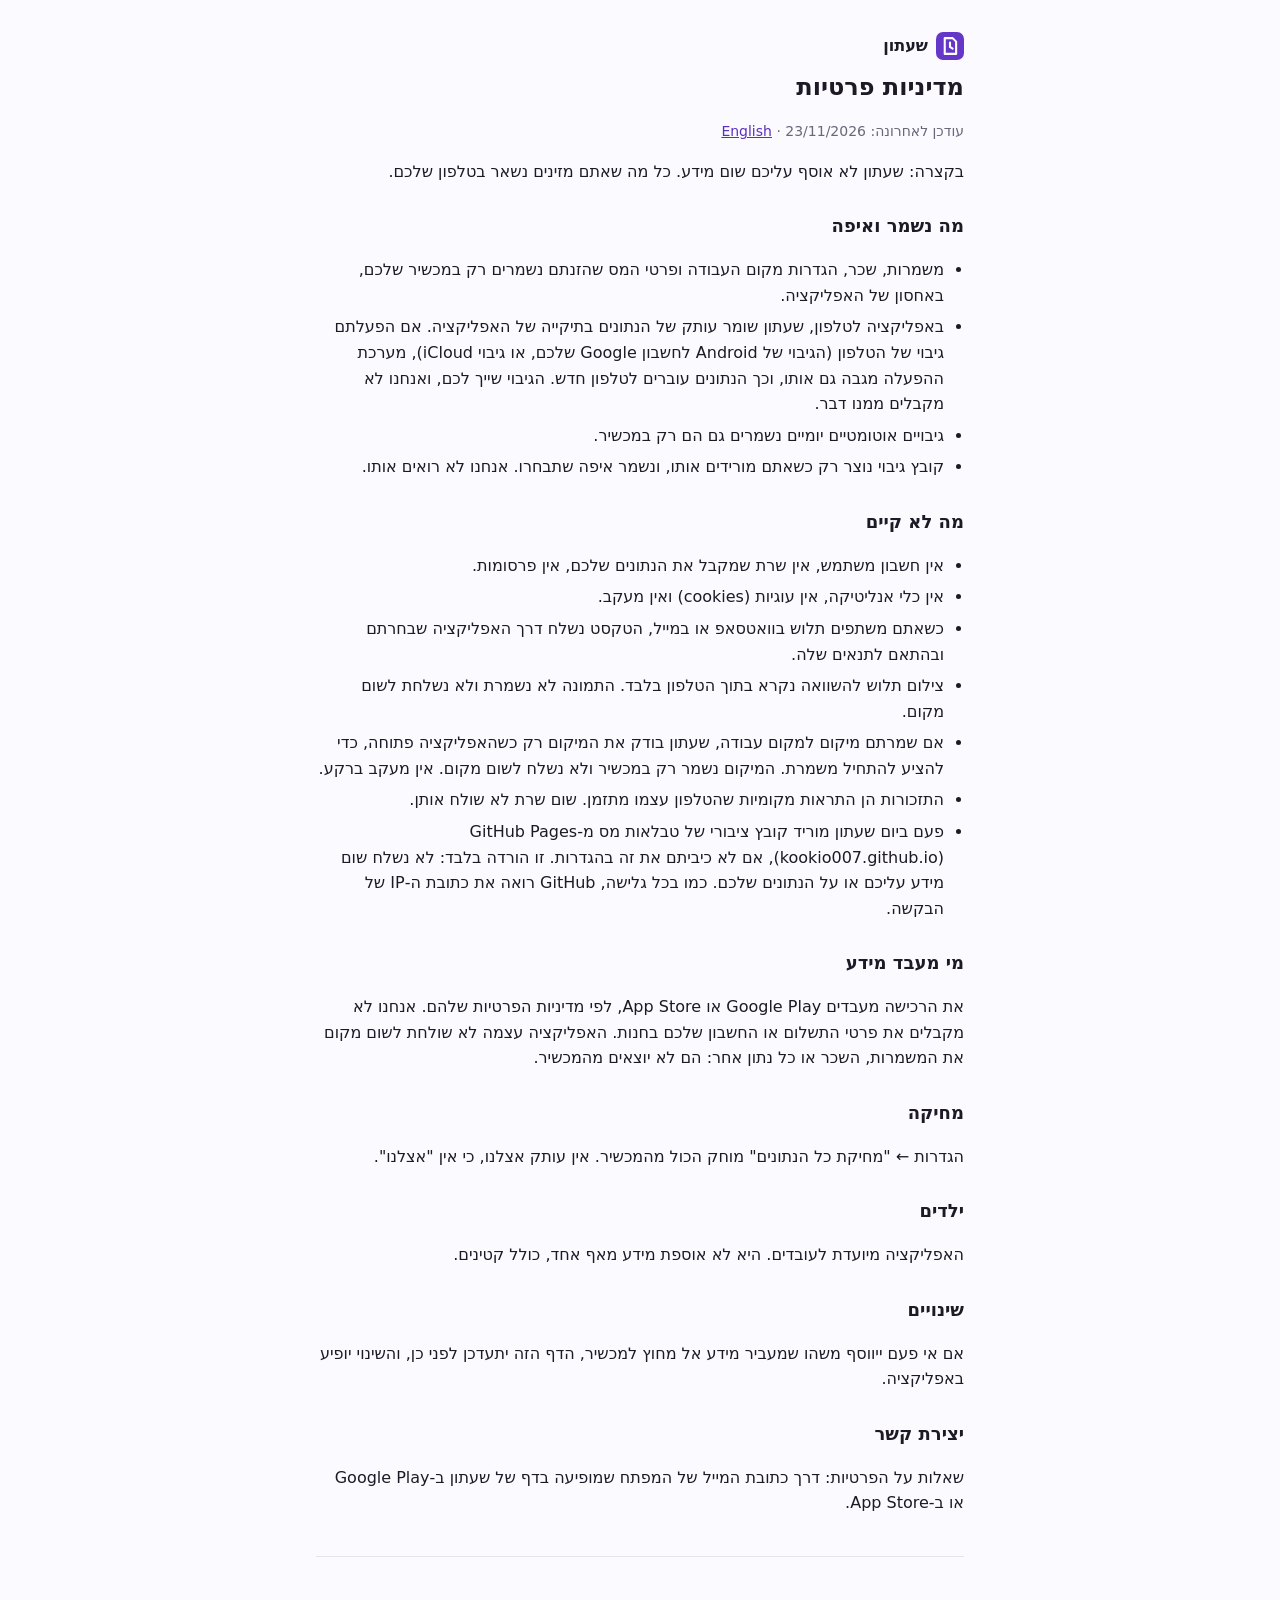
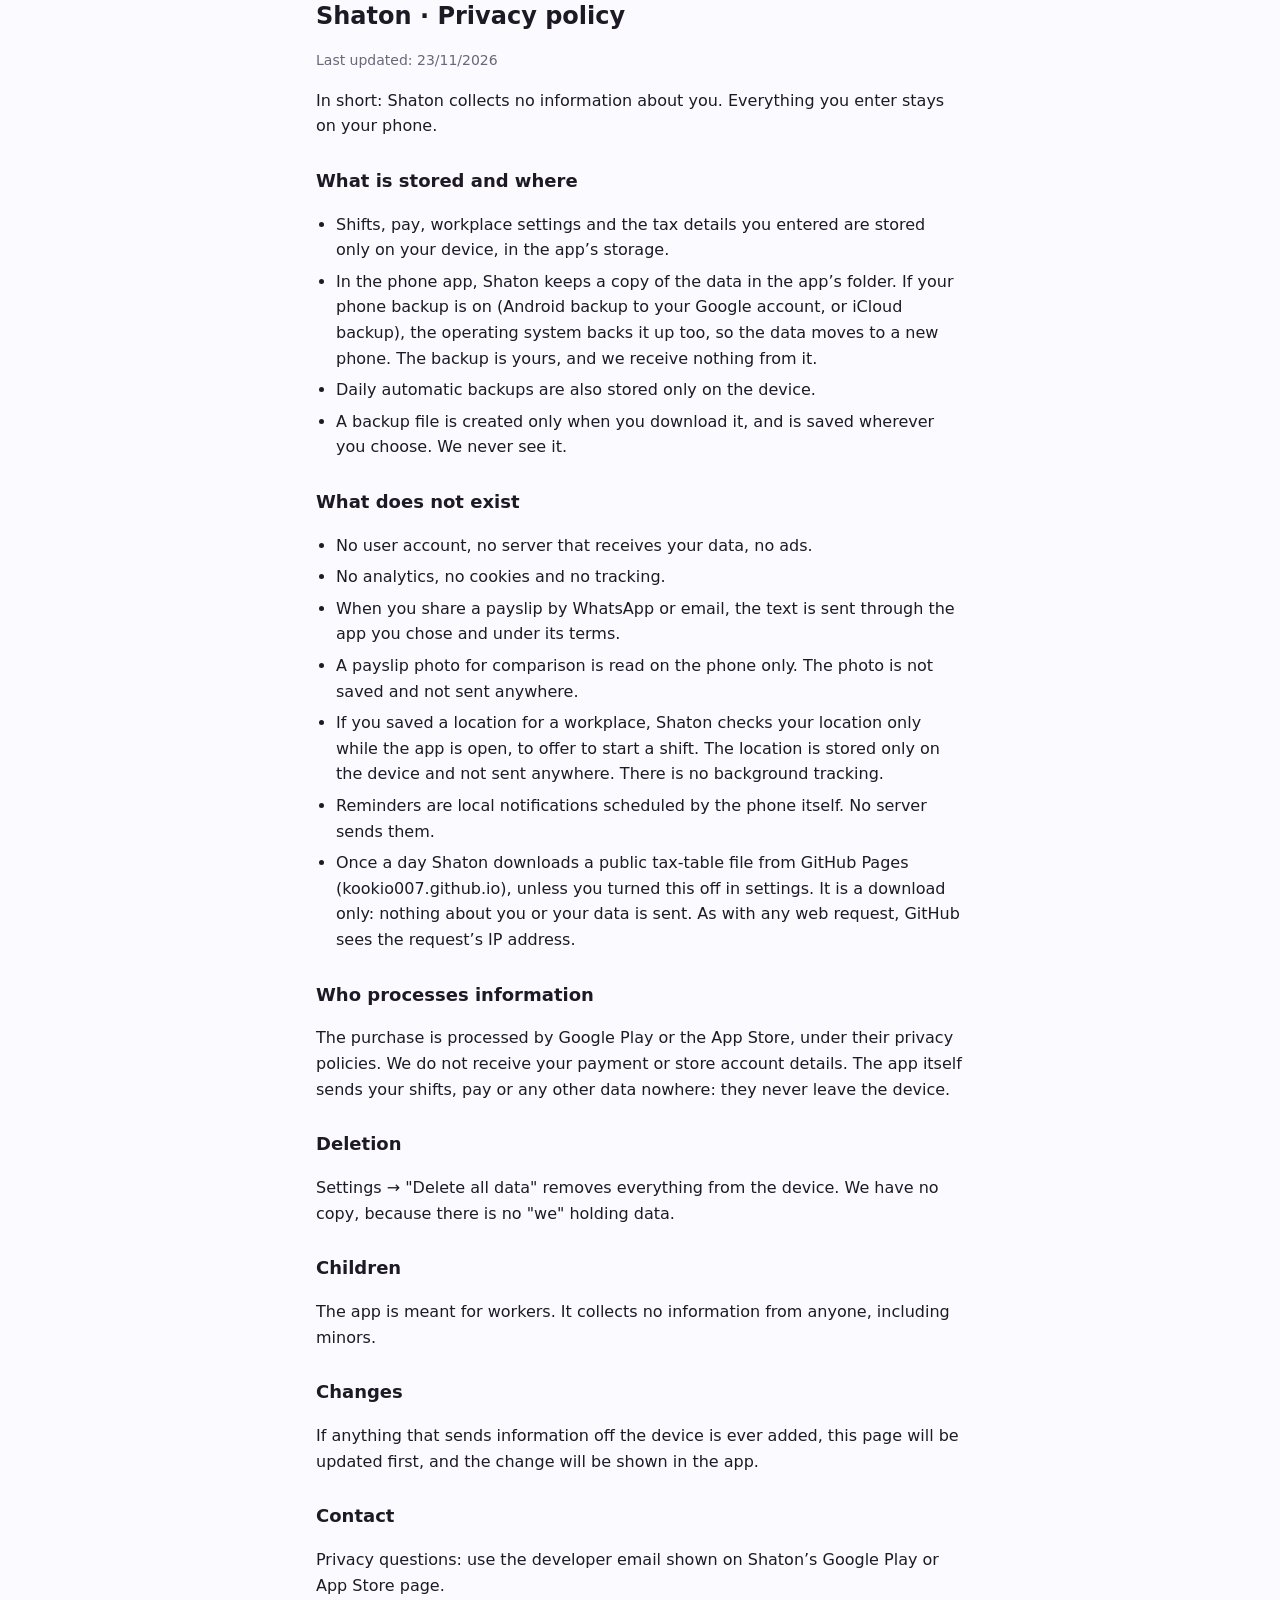
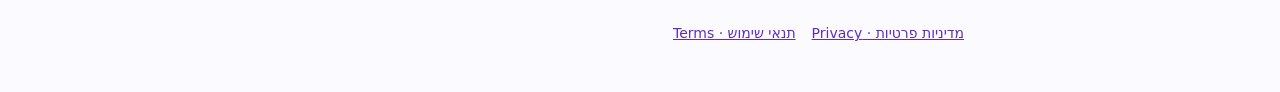
<file: privacy/index.html>
<!doctype html>
<html lang="he" dir="rtl">
<head><meta charset="utf-8"><meta name="viewport" content="width=device-width,initial-scale=1">
<title>שעתון · מדיניות פרטיות</title><link rel="stylesheet" href="../style.css"></head>
<body><main>
<a class="brand" href="../privacy/"><svg viewBox="0 0 32 32" aria-hidden="true"><rect width="32" height="32" rx="8" fill="#6537c9"/><path d="M10 7h9l4 4v14H10z" fill="none" stroke="#fff" stroke-width="2.4" stroke-linejoin="round"/><path d="M16 12v5l3 2" fill="none" stroke="#fff" stroke-width="2.4" stroke-linecap="round"/></svg>שעתון</a>
<h1>מדיניות פרטיות</h1>
<p class="muted">עודכן לאחרונה: 23/11/2026 · <a href="#en">English</a></p>
      <p>בקצרה: שעתון לא אוסף עליכם שום מידע. כל מה שאתם מזינים נשאר בטלפון שלכם.</p>
<h2>מה נשמר ואיפה</h2>
<ul> <li>משמרות, שכר, הגדרות מקום העבודה ופרטי המס שהזנתם נשמרים רק במכשיר שלכם, באחסון של האפליקציה.</li> <li>באפליקציה לטלפון, שעתון שומר עותק של הנתונים בתיקייה של האפליקציה. אם הפעלתם גיבוי של הטלפון (הגיבוי של Android לחשבון Google שלכם, או גיבוי iCloud), מערכת ההפעלה מגבה גם אותו, וכך הנתונים עוברים לטלפון חדש. הגיבוי שייך לכם, ואנחנו לא מקבלים ממנו דבר.</li> <li>גיבויים אוטומטיים יומיים נשמרים גם הם רק במכשיר.</li> <li>קובץ גיבוי נוצר רק כשאתם מורידים אותו, ונשמר איפה שתבחרו. אנחנו לא רואים אותו.</li> </ul>
<h2>מה לא קיים</h2>
<ul> <li>אין חשבון משתמש, אין שרת שמקבל את הנתונים שלכם, אין פרסומות.</li> <li>אין כלי אנליטיקה, אין עוגיות (cookies) ואין מעקב.</li> <li>כשאתם משתפים תלוש בוואטסאפ או במייל, הטקסט נשלח דרך האפליקציה שבחרתם ובהתאם לתנאים שלה.</li> <li>צילום תלוש להשוואה נקרא בתוך הטלפון בלבד. התמונה לא נשמרת ולא נשלחת לשום מקום.</li> <li>אם שמרתם מיקום למקום עבודה, שעתון בודק את המיקום רק כשהאפליקציה פתוחה, כדי להציע להתחיל משמרת. המיקום נשמר רק במכשיר ולא נשלח לשום מקום. אין מעקב ברקע.</li> <li>התזכורות הן התראות מקומיות שהטלפון עצמו מתזמן. שום שרת לא שולח אותן.</li> <li>פעם ביום שעתון מוריד קובץ ציבורי של טבלאות מס מ-GitHub Pages (kookio007.github.io), אם לא כיביתם את זה בהגדרות. זו הורדה בלבד: לא נשלח שום מידע עליכם או על הנתונים שלכם. כמו בכל גלישה, GitHub רואה את כתובת ה-IP של הבקשה.</li> </ul>
<h2>מי מעבד מידע</h2>
<p> את הרכישה מעבדים Google Play או App Store, לפי מדיניות הפרטיות שלהם. אנחנו לא מקבלים את פרטי התשלום או החשבון שלכם בחנות. האפליקציה עצמה לא שולחת לשום מקום את המשמרות, השכר או כל נתון אחר: הם לא יוצאים מהמכשיר. </p>
<h2>מחיקה</h2>
<p>הגדרות ← "מחיקת כל הנתונים" מוחק הכול מהמכשיר. אין עותק אצלנו, כי אין "אצלנו".</p>
<h2>ילדים</h2>
<p>האפליקציה מיועדת לעובדים. היא לא אוספת מידע מאף אחד, כולל קטינים.</p>
<h2>שינויים</h2>
<p>אם אי פעם ייווסף משהו שמעביר מידע אל מחוץ למכשיר, הדף הזה יתעדכן לפני כן, והשינוי יופיע באפליקציה.</p>
<h2>יצירת קשר</h2>
<p>שאלות על הפרטיות: דרך כתובת המייל של המפתח שמופיעה בדף של שעתון ב-Google Play או ב-App Store.</p>
<hr>
<section id="en" lang="en" dir="ltr">
<h1>Shaton · Privacy policy</h1>
<p class="muted">Last updated: 23/11/2026</p>
      <p>In short: Shaton collects no information about you. Everything you enter stays on your phone.</p>
<h2>What is stored and where</h2>
<ul> <li>Shifts, pay, workplace settings and the tax details you entered are stored only on your device, in the app’s storage.</li> <li>In the phone app, Shaton keeps a copy of the data in the app’s folder. If your phone backup is on (Android backup to your Google account, or iCloud backup), the operating system backs it up too, so the data moves to a new phone. The backup is yours, and we receive nothing from it.</li> <li>Daily automatic backups are also stored only on the device.</li> <li>A backup file is created only when you download it, and is saved wherever you choose. We never see it.</li> </ul>
<h2>What does not exist</h2>
<ul> <li>No user account, no server that receives your data, no ads.</li> <li>No analytics, no cookies and no tracking.</li> <li>When you share a payslip by WhatsApp or email, the text is sent through the app you chose and under its terms.</li> <li>A payslip photo for comparison is read on the phone only. The photo is not saved and not sent anywhere.</li> <li>If you saved a location for a workplace, Shaton checks your location only while the app is open, to offer to start a shift. The location is stored only on the device and not sent anywhere. There is no background tracking.</li> <li>Reminders are local notifications scheduled by the phone itself. No server sends them.</li> <li>Once a day Shaton downloads a public tax-table file from GitHub Pages (kookio007.github.io), unless you turned this off in settings. It is a download only: nothing about you or your data is sent. As with any web request, GitHub sees the request’s IP address.</li> </ul>
<h2>Who processes information</h2>
<p> The purchase is processed by Google Play or the App Store, under their privacy policies. We do not receive your payment or store account details. The app itself sends your shifts, pay or any other data nowhere: they never leave the device. </p>
<h2>Deletion</h2>
<p>Settings → "Delete all data" removes everything from the device. We have no copy, because there is no "we" holding data.</p>
<h2>Children</h2>
<p>The app is meant for workers. It collects no information from anyone, including minors.</p>
<h2>Changes</h2>
<p>If anything that sends information off the device is ever added, this page will be updated first, and the change will be shown in the app.</p>
<h2>Contact</h2>
<p>Privacy questions: use the developer email shown on Shaton’s Google Play or App Store page.</p>
</section>
<nav><a href="../privacy/">מדיניות פרטיות · Privacy</a><a href="../terms/">תנאי שימוש · Terms</a></nav>
</main></body></html>
</file>
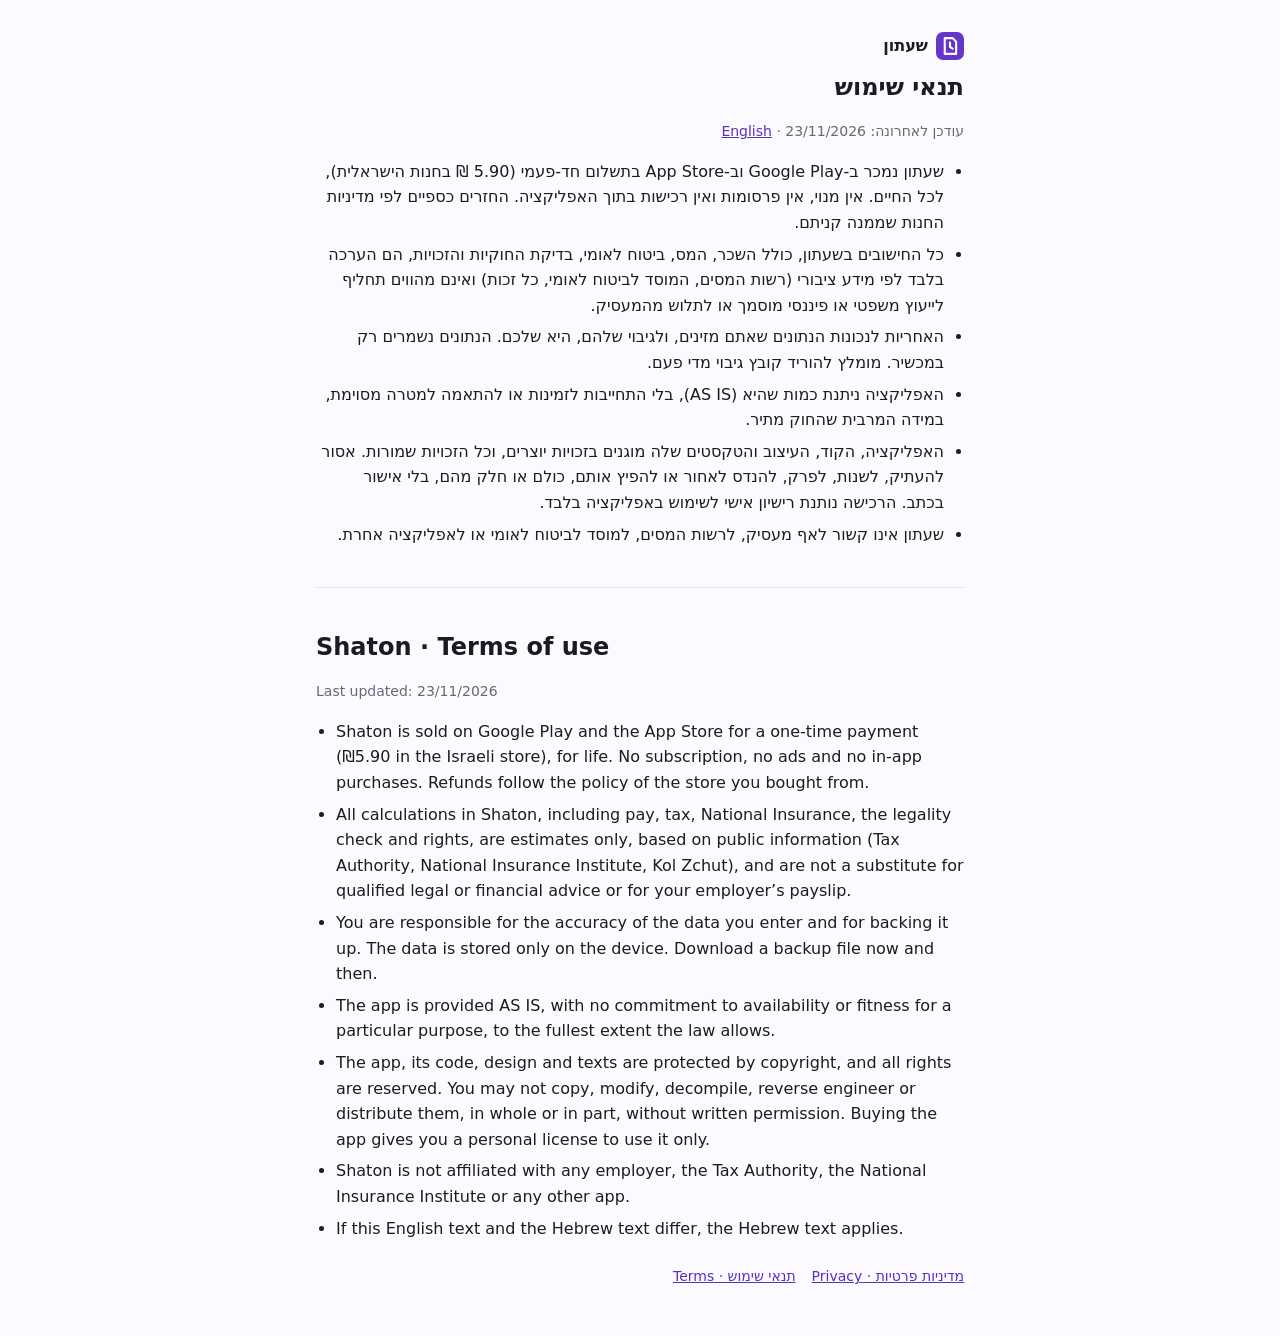
<file: terms/index.html>
<!doctype html>
<html lang="he" dir="rtl">
<head><meta charset="utf-8"><meta name="viewport" content="width=device-width,initial-scale=1">
<title>שעתון · תנאי שימוש</title><link rel="stylesheet" href="../style.css"></head>
<body><main>
<a class="brand" href="../privacy/"><svg viewBox="0 0 32 32" aria-hidden="true"><rect width="32" height="32" rx="8" fill="#6537c9"/><path d="M10 7h9l4 4v14H10z" fill="none" stroke="#fff" stroke-width="2.4" stroke-linejoin="round"/><path d="M16 12v5l3 2" fill="none" stroke="#fff" stroke-width="2.4" stroke-linecap="round"/></svg>שעתון</a>
<h1>תנאי שימוש</h1>
<p class="muted">עודכן לאחרונה: 23/11/2026 · <a href="#en">English</a></p>
      <ul> <li>שעתון נמכר ב-Google Play וב-App Store בתשלום חד-פעמי (5.90 ₪ בחנות הישראלית), לכל החיים. אין מנוי, אין פרסומות ואין רכישות בתוך האפליקציה. החזרים כספיים לפי מדיניות החנות שממנה קניתם.</li> <li>כל החישובים בשעתון, כולל השכר, המס, ביטוח לאומי, בדיקת החוקיות והזכויות, הם הערכה בלבד לפי מידע ציבורי (רשות המסים, המוסד לביטוח לאומי, כל זכות) ואינם מהווים תחליף לייעוץ משפטי או פיננסי מוסמך או לתלוש מהמעסיק.</li> <li>האחריות לנכונות הנתונים שאתם מזינים, ולגיבוי שלהם, היא שלכם. הנתונים נשמרים רק במכשיר. מומלץ להוריד קובץ גיבוי מדי פעם.</li> <li>האפליקציה ניתנת כמות שהיא (AS IS), בלי התחייבות לזמינות או להתאמה למטרה מסוימת, במידה המרבית שהחוק מתיר.</li> <li>האפליקציה, הקוד, העיצוב והטקסטים שלה מוגנים בזכויות יוצרים, וכל הזכויות שמורות. אסור להעתיק, לשנות, לפרק, להנדס לאחור או להפיץ אותם, כולם או חלק מהם, בלי אישור בכתב. הרכישה נותנת רישיון אישי לשימוש באפליקציה בלבד.</li> <li>שעתון אינו קשור לאף מעסיק, לרשות המסים, למוסד לביטוח לאומי או לאפליקציה אחרת.</li> </ul>

<hr>
<section id="en" lang="en" dir="ltr">
<h1>Shaton · Terms of use</h1>
<p class="muted">Last updated: 23/11/2026</p>
      <ul> <li>Shaton is sold on Google Play and the App Store for a one-time payment (₪5.90 in the Israeli store), for life. No subscription, no ads and no in-app purchases. Refunds follow the policy of the store you bought from.</li> <li>All calculations in Shaton, including pay, tax, National Insurance, the legality check and rights, are estimates only, based on public information (Tax Authority, National Insurance Institute, Kol Zchut), and are not a substitute for qualified legal or financial advice or for your employer’s payslip.</li> <li>You are responsible for the accuracy of the data you enter and for backing it up. The data is stored only on the device. Download a backup file now and then.</li> <li>The app is provided AS IS, with no commitment to availability or fitness for a particular purpose, to the fullest extent the law allows.</li> <li>The app, its code, design and texts are protected by copyright, and all rights are reserved. You may not copy, modify, decompile, reverse engineer or distribute them, in whole or in part, without written permission. Buying the app gives you a personal license to use it only.</li> <li>Shaton is not affiliated with any employer, the Tax Authority, the National Insurance Institute or any other app.</li> <li>If this English text and the Hebrew text differ, the Hebrew text applies.</li> </ul>
</section>
<nav><a href="../privacy/">מדיניות פרטיות · Privacy</a><a href="../terms/">תנאי שימוש · Terms</a></nav>
</main></body></html>
</file>
<file: style.css>
:root{color-scheme:light dark;--bg:#fbfaff;--fg:#1d1a26;--muted:#6b6678;--accent:#5b2fc0;--line:#e6e2f0}
@media (prefers-color-scheme:dark){:root{--bg:#141219;--fg:#ece9f4;--muted:#a19cae;--accent:#b9a0ff;--line:#2c2836}}
*{box-sizing:border-box}
body{margin:0;background:var(--bg);color:var(--fg);font:16px/1.6 system-ui,-apple-system,"Segoe UI",Arial,sans-serif}
main{max-width:680px;margin:0 auto;padding:32px 16px 48px}
h1{font-size:24px;font-weight:600;margin:8px 0 4px}h2{font-size:18px;font-weight:600;margin:28px 0 8px}
.brand{display:flex;align-items:center;gap:8px;font-weight:600;color:var(--fg);text-decoration:none}
.brand svg{width:28px;height:28px}
.muted{color:var(--muted);font-size:14px}
ul{padding-inline-start:20px}li{margin:6px 0}
a{color:var(--accent)}
hr{border:0;border-top:1px solid var(--line);margin:40px 0}
nav{display:flex;gap:16px;font-size:14px;margin-top:24px}
</file>
